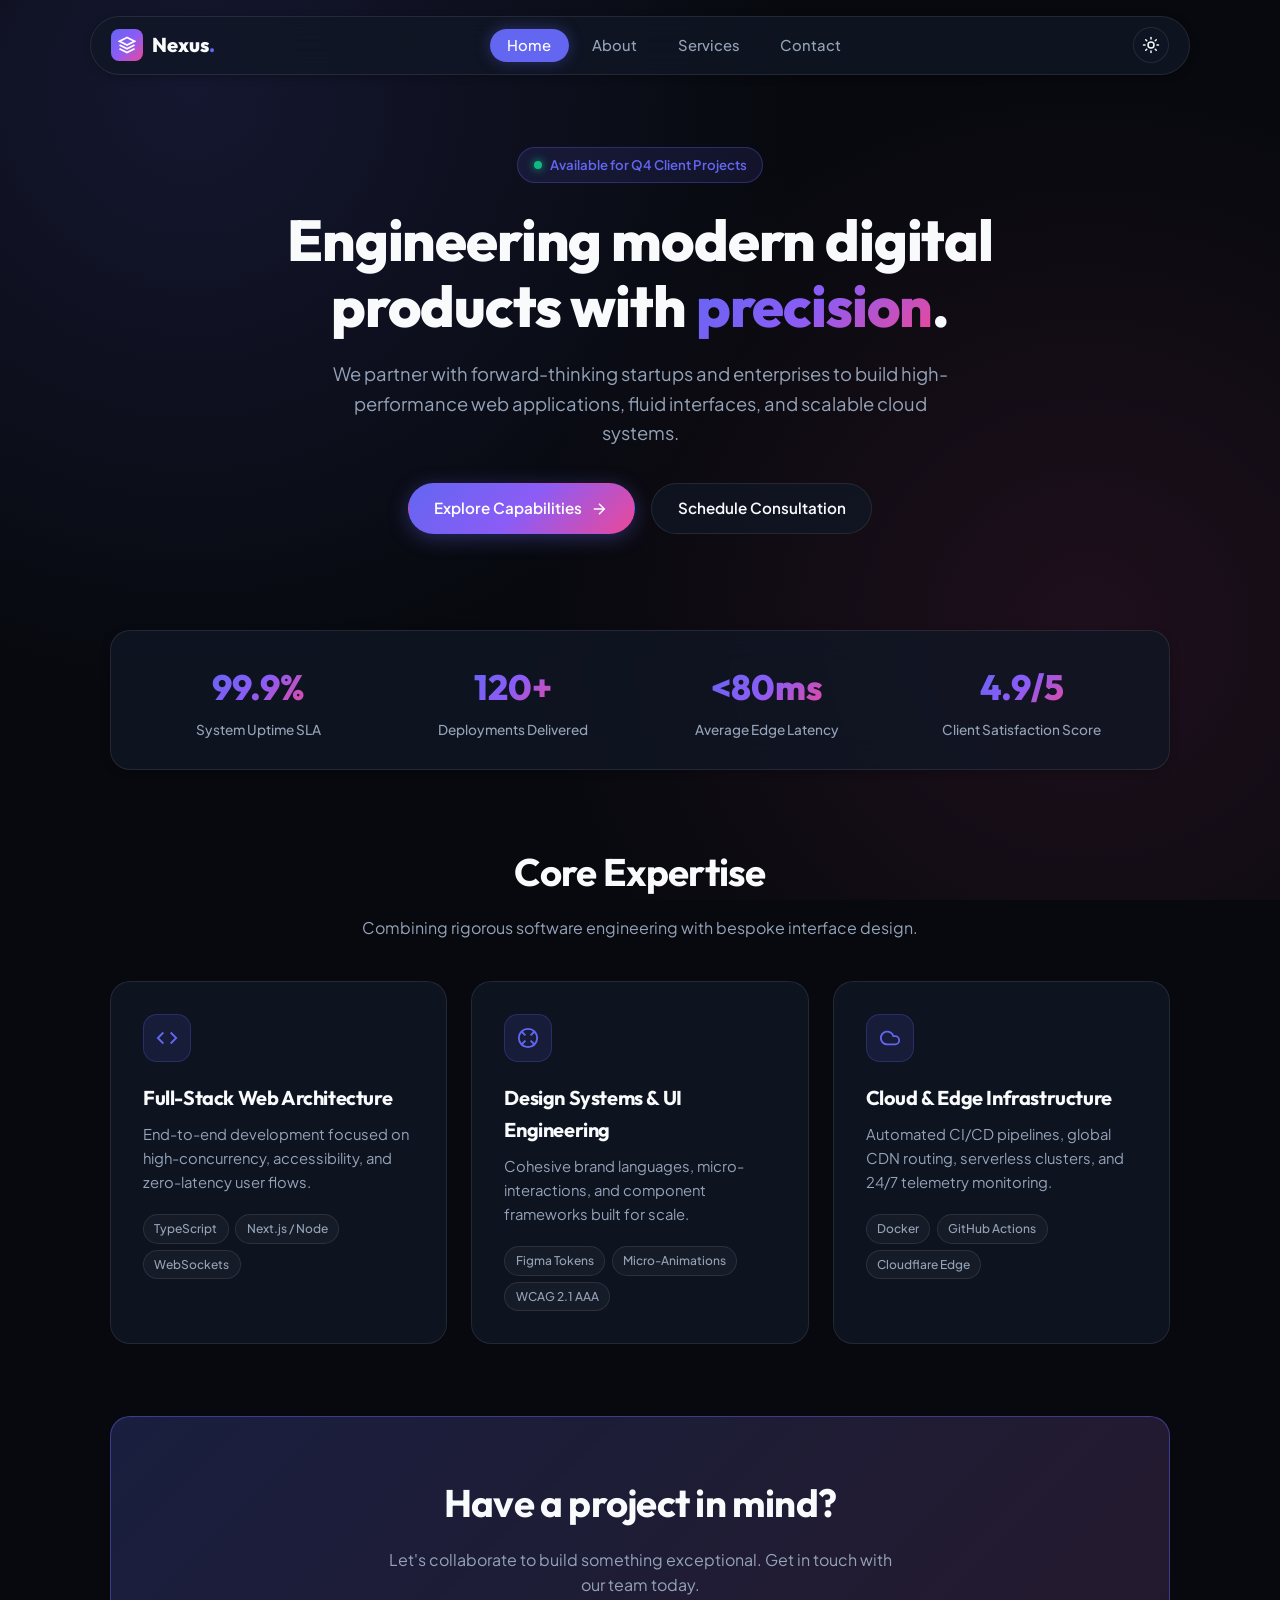
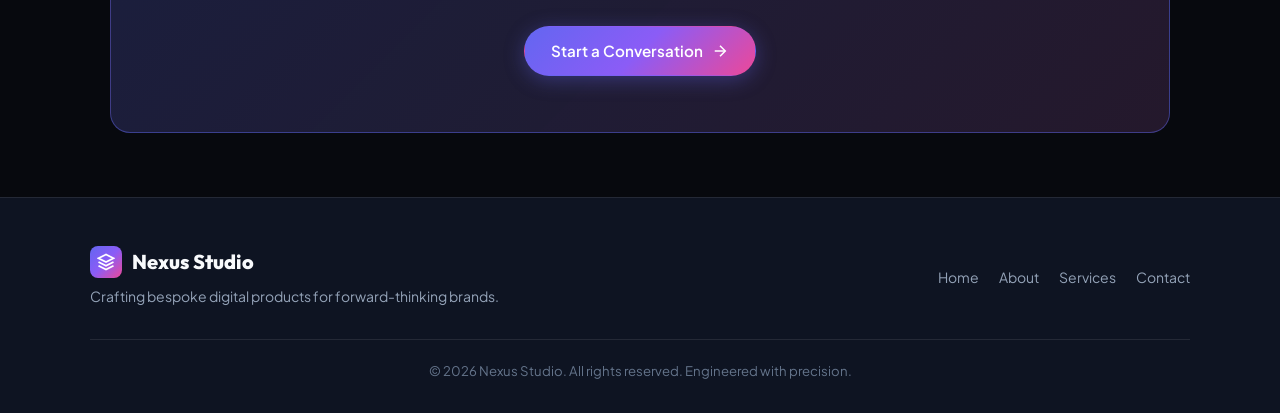
<file: index.html>
<!DOCTYPE html>
<html lang="en" data-theme="dark">
<head>
  <meta charset="UTF-8">
  <meta name="viewport" content="width=device-width, initial-scale=1.0">
  <title>Nexus Studio — Digital Engineering & Product Design</title>
  <link rel="preconnect" href="https://fonts.googleapis.com">
  <link rel="preconnect" href="https://fonts.gstatic.com" crossorigin>
  <link href="https://fonts.googleapis.com/css2?family=Outfit:wght@500;600;700;800&family=Plus+Jakarta+Sans:wght@400;500;600;700&display=swap" rel="stylesheet">
  <link rel="stylesheet" href="style.css?v=2.5">
</head>
<body>

  <!-- Header Navigation -->
  <header>
    <nav class="navbar">
      <a href="index.html" class="brand">
        <div class="brand-icon">
          <svg width="18" height="18" viewBox="0 0 24 24" fill="none" stroke="currentColor" stroke-width="2.5"><polygon points="12 2 2 7 12 12 22 7 12 2"></polygon><polyline points="2 17 12 22 22 17"></polyline><polyline points="2 12 12 17 22 12"></polyline></svg>
        </div>
        <span>Nexus<span style="color: var(--primary)">.</span></span>
      </a>

      <ul class="nav-links" id="nav-links">
        <li><a href="index.html" class="active">Home</a></li>
        <li><a href="about.html">About</a></li>
        <li><a href="services.html">Services</a></li>
        <li><a href="contact.html">Contact</a></li>
      </ul>

      <div class="nav-right">
        <button id="theme-toggle" class="icon-btn" aria-label="Toggle Dark/Light Mode">
          <span id="theme-icon">
            <svg width="18" height="18" viewBox="0 0 24 24" fill="none" stroke="currentColor" stroke-width="2"><circle cx="12" cy="12" r="4"/><path d="M12 2v2"/><path d="M12 20v2"/><path d="m4.93 4.93 1.41 1.41"/><path d="m17.66 17.66 1.41 1.41"/><path d="M2 12h2"/><path d="M20 12h2"/></svg>
          </span>
        </button>
        <button id="mobile-toggle" class="icon-btn mobile-toggle" aria-label="Open Navigation Menu">
          <svg width="18" height="18" viewBox="0 0 24 24" fill="none" stroke="currentColor" stroke-width="2"><line x1="4" x2="20" y1="12" y2="12"/><line x1="4" x2="20" y1="6" y2="6"/><line x1="4" x2="20" y1="18" y2="18"/></svg>
        </button>
      </div>
    </nav>
  </header>

  <!-- Main Content -->
  <main>
    <!-- Hero Section -->
    <section class="hero-section">
      <div class="badge">
        <span class="badge-dot"></span>
        Available for Q4 Client Projects
      </div>
      <h1 class="hero-title">
        Engineering modern digital products with <span class="gradient-text">precision</span>.
      </h1>
      <p class="hero-subtitle">
        We partner with forward-thinking startups and enterprises to build high-performance web applications, fluid interfaces, and scalable cloud systems.
      </p>
      <div class="btn-group">
        <a href="services.html" class="btn btn-primary">
          Explore Capabilities
          <svg width="18" height="18" viewBox="0 0 24 24" fill="none" stroke="currentColor" stroke-width="2"><line x1="5" y1="12" x2="19" y2="12"></line><polyline points="12 5 19 12 12 19"></polyline></svg>
        </a>
        <a href="contact.html" class="btn btn-secondary">
          Schedule Consultation
        </a>
      </div>
    </section>

    <!-- Metrics Bar -->
    <section class="stats-bar">
      <div class="stat-item">
        <div class="stat-number gradient-text">99.9%</div>
        <div class="stat-label">System Uptime SLA</div>
      </div>
      <div class="stat-item">
        <div class="stat-number gradient-text">120+</div>
        <div class="stat-label">Deployments Delivered</div>
      </div>
      <div class="stat-item">
        <div class="stat-number gradient-text">&lt;80ms</div>
        <div class="stat-label">Average Edge Latency</div>
      </div>
      <div class="stat-item">
        <div class="stat-number gradient-text">4.9/5</div>
        <div class="stat-label">Client Satisfaction Score</div>
      </div>
    </section>

    <!-- Core Expertise Bento Grid -->
    <section style="margin-top: 4.5rem;">
      <div class="section-header">
        <h2>Core Expertise</h2>
        <p>Combining rigorous software engineering with bespoke interface design.</p>
      </div>

      <div class="cards-grid">
        <div class="bento-card">
          <div class="card-icon-box">
            <svg width="22" height="22" viewBox="0 0 24 24" fill="none" stroke="currentColor" stroke-width="2"><polyline points="16 18 22 12 16 6"></polyline><polyline points="8 6 2 12 8 18"></polyline></svg>
          </div>
          <h3>Full-Stack Web Architecture</h3>
          <p>End-to-end development focused on high-concurrency, accessibility, and zero-latency user flows.</p>
          <div class="card-tags">
            <span class="tag">TypeScript</span>
            <span class="tag">Next.js / Node</span>
            <span class="tag">WebSockets</span>
          </div>
        </div>

        <div class="bento-card">
          <div class="card-icon-box">
            <svg width="22" height="22" viewBox="0 0 24 24" fill="none" stroke="currentColor" stroke-width="2"><circle cx="12" cy="12" r="10"></circle><path d="m4.93 4.93 4.24 4.24"></path><path d="m14.83 9.17 4.24-4.24"></path><path d="m14.83 14.83 4.24 4.24"></path><path d="m9.17 14.83-4.24 4.24"></path></svg>
          </div>
          <h3>Design Systems & UI Engineering</h3>
          <p>Cohesive brand languages, micro-interactions, and component frameworks built for scale.</p>
          <div class="card-tags">
            <span class="tag">Figma Tokens</span>
            <span class="tag">Micro-Animations</span>
            <span class="tag">WCAG 2.1 AAA</span>
          </div>
        </div>

        <div class="bento-card">
          <div class="card-icon-box">
            <svg width="22" height="22" viewBox="0 0 24 24" fill="none" stroke="currentColor" stroke-width="2"><path d="M17.5 19H9a7 7 0 1 1 6.71-9h1.79a4.5 4.5 0 1 1 0 9Z"></path></svg>
          </div>
          <h3>Cloud & Edge Infrastructure</h3>
          <p>Automated CI/CD pipelines, global CDN routing, serverless clusters, and 24/7 telemetry monitoring.</p>
          <div class="card-tags">
            <span class="tag">Docker</span>
            <span class="tag">GitHub Actions</span>
            <span class="tag">Cloudflare Edge</span>
          </div>
        </div>
      </div>
    </section>

    <!-- Call to Action Banner -->
    <section class="cta-banner">
      <h2>Have a project in mind?</h2>
      <p>Let's collaborate to build something exceptional. Get in touch with our team today.</p>
      <a href="contact.html" class="btn btn-primary">
        Start a Conversation
        <svg width="18" height="18" viewBox="0 0 24 24" fill="none" stroke="currentColor" stroke-width="2"><line x1="5" y1="12" x2="19" y2="12"></line><polyline points="12 5 19 12 12 19"></polyline></svg>
      </a>
    </section>
  </main>

  <!-- Footer -->
  <footer>
    <div class="footer-content">
      <div class="footer-brand">
        <a href="index.html" class="brand">
          <div class="brand-icon">
            <svg width="18" height="18" viewBox="0 0 24 24" fill="none" stroke="currentColor" stroke-width="2.5"><polygon points="12 2 2 7 12 12 22 7 12 2"></polygon><polyline points="2 17 12 22 22 17"></polyline><polyline points="2 12 12 17 22 12"></polyline></svg>
          </div>
          <span>Nexus Studio</span>
        </a>
        <p>Crafting bespoke digital products for forward-thinking brands.</p>
      </div>

      <ul class="footer-links">
        <li><a href="index.html">Home</a></li>
        <li><a href="about.html">About</a></li>
        <li><a href="services.html">Services</a></li>
        <li><a href="contact.html">Contact</a></li>
      </ul>
    </div>

    <div class="footer-bottom">
      <p>&copy; 2026 Nexus Studio. All rights reserved. Engineered with precision.</p>
    </div>
  </footer>

  <script src="script.js?v=2.5"></script>
</body>
</html>
</file>
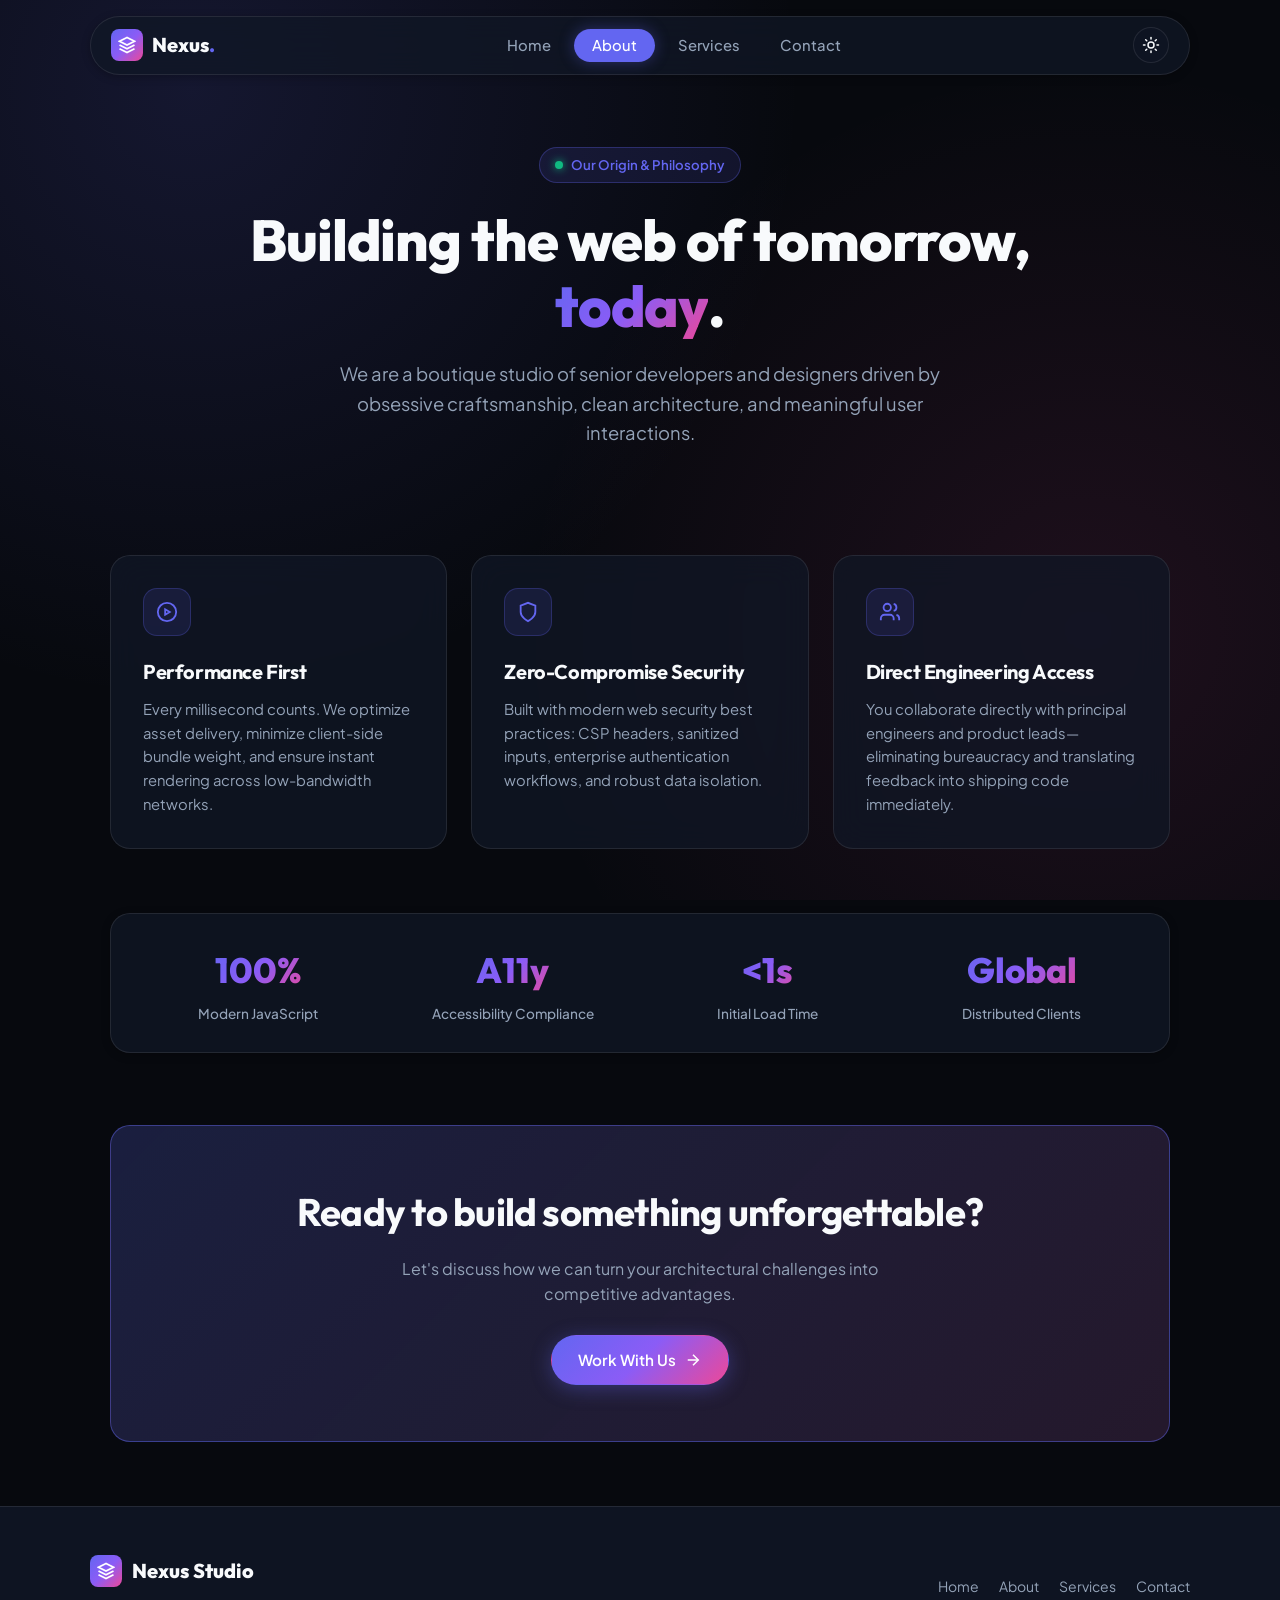
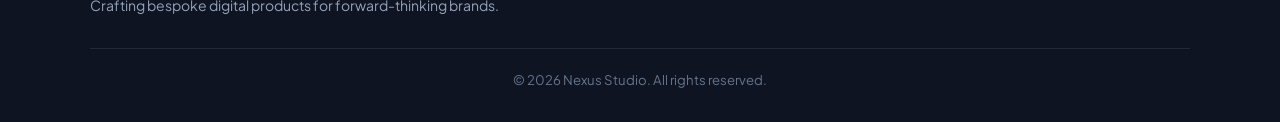
<file: about.html>
<!DOCTYPE html>
<html lang="en" data-theme="dark">
<head>
  <meta charset="UTF-8">
  <meta name="viewport" content="width=device-width, initial-scale=1.0">
  <title>About Us — Nexus Studio</title>
  <link rel="preconnect" href="https://fonts.googleapis.com">
  <link rel="preconnect" href="https://fonts.gstatic.com" crossorigin>
  <link href="https://fonts.googleapis.com/css2?family=Outfit:wght@500;600;700;800&family=Plus+Jakarta+Sans:wght@400;500;600;700&display=swap" rel="stylesheet">
  <link rel="stylesheet" href="style.css?v=2.5">
</head>
<body>

  <!-- Header Navigation -->
  <header>
    <nav class="navbar">
      <a href="index.html" class="brand">
        <div class="brand-icon">
          <svg width="18" height="18" viewBox="0 0 24 24" fill="none" stroke="currentColor" stroke-width="2.5"><polygon points="12 2 2 7 12 12 22 7 12 2"></polygon><polyline points="2 17 12 22 22 17"></polyline><polyline points="2 12 12 17 22 12"></polyline></svg>
        </div>
        <span>Nexus<span style="color: var(--primary)">.</span></span>
      </a>

      <ul class="nav-links" id="nav-links">
        <li><a href="index.html">Home</a></li>
        <li><a href="about.html" class="active">About</a></li>
        <li><a href="services.html">Services</a></li>
        <li><a href="contact.html">Contact</a></li>
      </ul>

      <div class="nav-right">
        <button id="theme-toggle" class="icon-btn" aria-label="Toggle Dark/Light Mode">
          <span id="theme-icon">
            <svg width="18" height="18" viewBox="0 0 24 24" fill="none" stroke="currentColor" stroke-width="2"><circle cx="12" cy="12" r="4"/><path d="M12 2v2"/><path d="M12 20v2"/><path d="m4.93 4.93 1.41 1.41"/><path d="m17.66 17.66 1.41 1.41"/><path d="M2 12h2"/><path d="M20 12h2"/></svg>
          </span>
        </button>
        <button id="mobile-toggle" class="icon-btn mobile-toggle" aria-label="Open Navigation Menu">
          <svg width="18" height="18" viewBox="0 0 24 24" fill="none" stroke="currentColor" stroke-width="2"><line x1="4" x2="20" y1="12" y2="12"/><line x1="4" x2="20" y1="6" y2="6"/><line x1="4" x2="20" y1="18" y2="18"/></svg>
        </button>
      </div>
    </nav>
  </header>

  <!-- Main Content -->
  <main>
    <section class="hero-section">
      <div class="badge">
        <span class="badge-dot"></span>
        Our Origin & Philosophy
      </div>
      <h1 class="hero-title">
        Building the web of tomorrow, <span class="gradient-text">today</span>.
      </h1>
      <p class="hero-subtitle">
        We are a boutique studio of senior developers and designers driven by obsessive craftsmanship, clean architecture, and meaningful user interactions.
      </p>
    </section>

    <!-- Company Story & Principles -->
    <section style="margin-top: 2rem;">
      <div class="cards-grid">
        <div class="bento-card">
          <div class="card-icon-box">
            <svg width="22" height="22" viewBox="0 0 24 24" fill="none" stroke="currentColor" stroke-width="2"><circle cx="12" cy="12" r="10"/><path d="m10 15 5-3-5-3v6Z"/></svg>
          </div>
          <h3>Performance First</h3>
          <p>Every millisecond counts. We optimize asset delivery, minimize client-side bundle weight, and ensure instant rendering across low-bandwidth networks.</p>
        </div>

        <div class="bento-card">
          <div class="card-icon-box">
            <svg width="22" height="22" viewBox="0 0 24 24" fill="none" stroke="currentColor" stroke-width="2"><path d="M12 22s8-4 8-10V5l-8-3-8 3v7c0 6 8 10 8 10z"/></svg>
          </div>
          <h3>Zero-Compromise Security</h3>
          <p>Built with modern web security best practices: CSP headers, sanitized inputs, enterprise authentication workflows, and robust data isolation.</p>
        </div>

        <div class="bento-card">
          <div class="card-icon-box">
            <svg width="22" height="22" viewBox="0 0 24 24" fill="none" stroke="currentColor" stroke-width="2"><path d="M16 21v-2a4 4 0 0 0-4-4H6a4 4 0 0 0-4 4v2"/><circle cx="9" cy="7" r="4"/><path d="M22 21v-2a4 4 0 0 0-3-3.87"/><path d="M16 3.13a4 4 0 0 1 0 7.75"/></svg>
          </div>
          <h3>Direct Engineering Access</h3>
          <p>You collaborate directly with principal engineers and product leads—eliminating bureaucracy and translating feedback into shipping code immediately.</p>
        </div>
      </div>
    </section>

    <!-- Standards Section -->
    <section class="stats-bar" style="margin-top: 4rem;">
      <div class="stat-item">
        <div class="stat-number gradient-text">100%</div>
        <div class="stat-label">Modern JavaScript</div>
      </div>
      <div class="stat-item">
        <div class="stat-number gradient-text">A11y</div>
        <div class="stat-label">Accessibility Compliance</div>
      </div>
      <div class="stat-item">
        <div class="stat-number gradient-text">&lt;1s</div>
        <div class="stat-label">Initial Load Time</div>
      </div>
      <div class="stat-item">
        <div class="stat-number gradient-text">Global</div>
        <div class="stat-label">Distributed Clients</div>
      </div>
    </section>

    <!-- CTA -->
    <section class="cta-banner">
      <h2>Ready to build something unforgettable?</h2>
      <p>Let's discuss how we can turn your architectural challenges into competitive advantages.</p>
      <a href="contact.html" class="btn btn-primary">
        Work With Us
        <svg width="18" height="18" viewBox="0 0 24 24" fill="none" stroke="currentColor" stroke-width="2"><line x1="5" y1="12" x2="19" y2="12"></line><polyline points="12 5 19 12 12 19"></polyline></svg>
      </a>
    </section>
  </main>

  <!-- Footer -->
  <footer>
    <div class="footer-content">
      <div class="footer-brand">
        <a href="index.html" class="brand">
          <div class="brand-icon">
            <svg width="18" height="18" viewBox="0 0 24 24" fill="none" stroke="currentColor" stroke-width="2.5"><polygon points="12 2 2 7 12 12 22 7 12 2"></polygon><polyline points="2 17 12 22 22 17"></polyline><polyline points="2 12 12 17 22 12"></polyline></svg>
          </div>
          <span>Nexus Studio</span>
        </a>
        <p>Crafting bespoke digital products for forward-thinking brands.</p>
      </div>

      <ul class="footer-links">
        <li><a href="index.html">Home</a></li>
        <li><a href="about.html">About</a></li>
        <li><a href="services.html">Services</a></li>
        <li><a href="contact.html">Contact</a></li>
      </ul>
    </div>

    <div class="footer-bottom">
      <p>&copy; 2026 Nexus Studio. All rights reserved.</p>
    </div>
  </footer>

  <script src="script.js?v=2.5"></script>
</body>
</html>
</file>
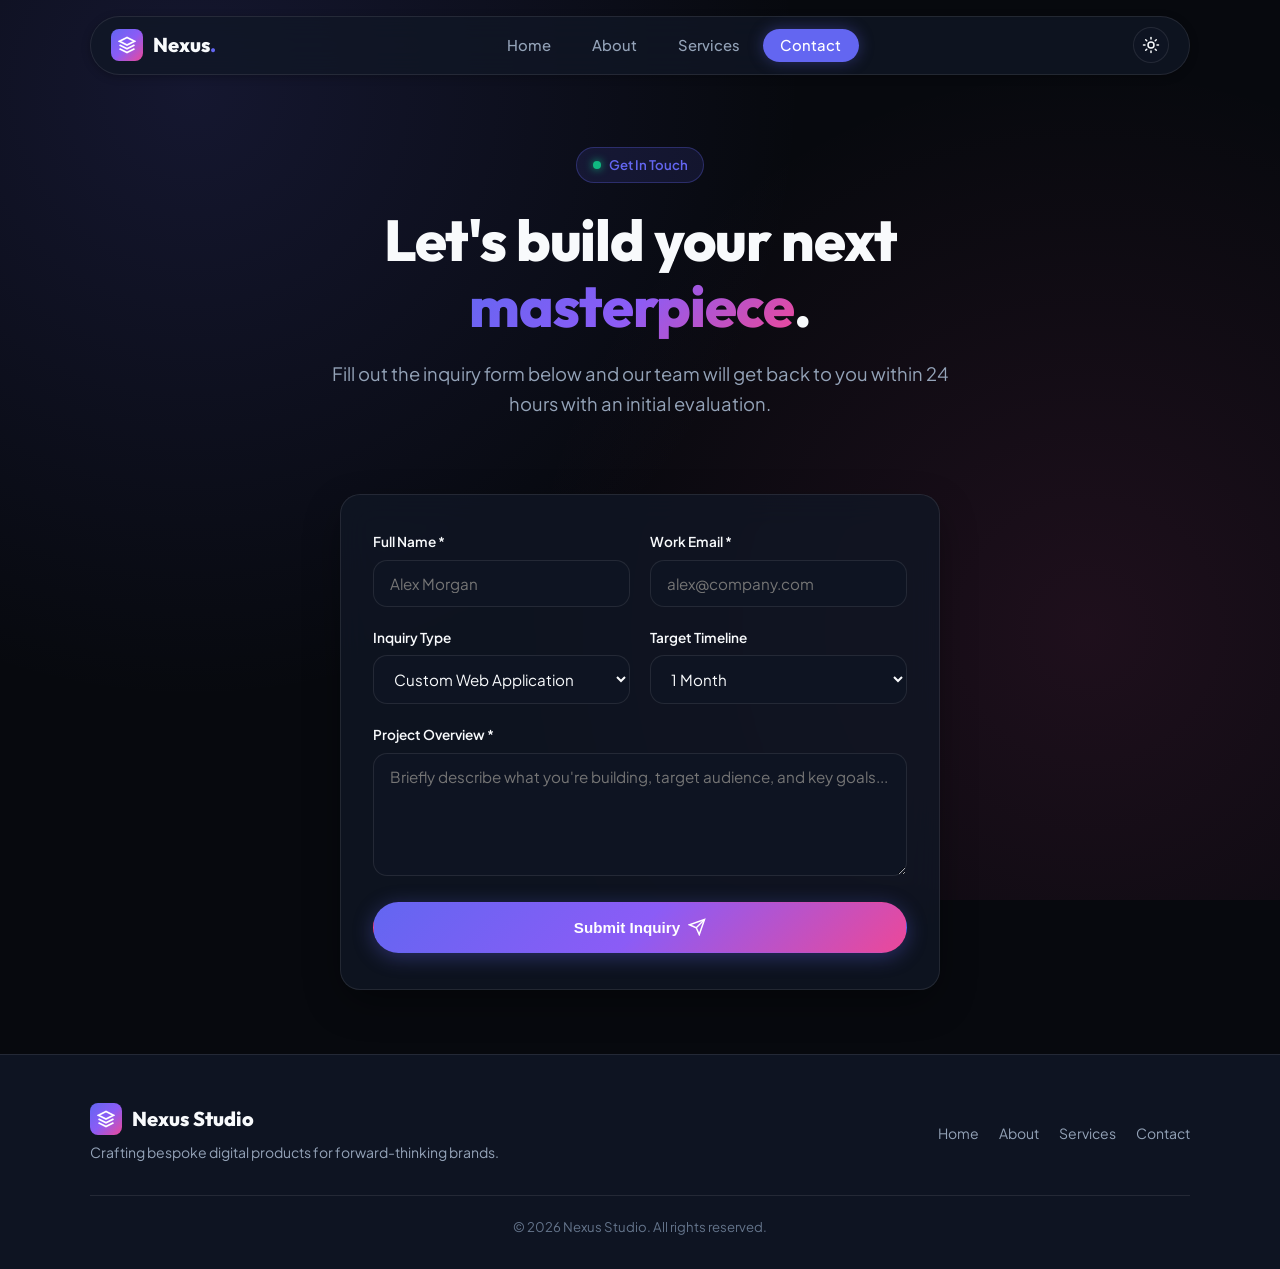
<file: contact.html>
<!DOCTYPE html>
<html lang="en" data-theme="dark">
<head>
  <meta charset="UTF-8">
  <meta name="viewport" content="width=device-width, initial-scale=1.0">
  <title>Contact & Inquiries — Nexus Studio</title>
  <link rel="preconnect" href="https://fonts.googleapis.com">
  <link rel="preconnect" href="https://fonts.gstatic.com" crossorigin>
  <link href="https://fonts.googleapis.com/css2?family=Outfit:wght@500;600;700;800&family=Plus+Jakarta+Sans:wght@400;500;600;700&display=swap" rel="stylesheet">
  <link rel="stylesheet" href="style.css?v=2.5">
</head>
<body>

  <!-- Header Navigation -->
  <header>
    <nav class="navbar">
      <a href="index.html" class="brand">
        <div class="brand-icon">
          <svg width="18" height="18" viewBox="0 0 24 24" fill="none" stroke="currentColor" stroke-width="2.5"><polygon points="12 2 2 7 12 12 22 7 12 2"></polygon><polyline points="2 17 12 22 22 17"></polyline><polyline points="2 12 12 17 22 12"></polyline></svg>
        </div>
        <span>Nexus<span style="color: var(--primary)">.</span></span>
      </a>

      <ul class="nav-links" id="nav-links">
        <li><a href="index.html">Home</a></li>
        <li><a href="about.html">About</a></li>
        <li><a href="services.html">Services</a></li>
        <li><a href="contact.html" class="active">Contact</a></li>
      </ul>

      <div class="nav-right">
        <button id="theme-toggle" class="icon-btn" aria-label="Toggle Dark/Light Mode">
          <span id="theme-icon">
            <svg width="18" height="18" viewBox="0 0 24 24" fill="none" stroke="currentColor" stroke-width="2"><circle cx="12" cy="12" r="4"/><path d="M12 2v2"/><path d="M12 20v2"/><path d="m4.93 4.93 1.41 1.41"/><path d="m17.66 17.66 1.41 1.41"/><path d="M2 12h2"/><path d="M20 12h2"/></svg>
          </span>
        </button>
        <button id="mobile-toggle" class="icon-btn mobile-toggle" aria-label="Open Navigation Menu">
          <svg width="18" height="18" viewBox="0 0 24 24" fill="none" stroke="currentColor" stroke-width="2"><line x1="4" x2="20" y1="12" y2="12"/><line x1="4" x2="20" y1="6" y2="6"/><line x1="4" x2="20" y1="18" y2="18"/></svg>
        </button>
      </div>
    </nav>
  </header>

  <!-- Main Content -->
  <main>
    <section class="hero-section">
      <div class="badge">
        <span class="badge-dot"></span>
        Get In Touch
      </div>
      <h1 class="hero-title">
        Let's build your next <span class="gradient-text">masterpiece</span>.
      </h1>
      <p class="hero-subtitle">
        Fill out the inquiry form below and our team will get back to you within 24 hours with an initial evaluation.
      </p>
    </section>

    <!-- Contact Form Card -->
    <div class="form-card">
      <form id="contact-form">
        <div class="form-row">
          <div class="form-group">
            <label for="name">Full Name *</label>
            <input type="text" id="name" name="name" class="form-control" placeholder="Alex Morgan" required>
          </div>
          <div class="form-group">
            <label for="email">Work Email *</label>
            <input type="email" id="email" name="email" class="form-control" placeholder="alex@company.com" required>
          </div>
        </div>

        <div class="form-row">
          <div class="form-group">
            <label for="service-select">Inquiry Type</label>
            <select id="service-select" name="service" class="form-control">
              <option value="custom-app">Custom Web Application</option>
              <option value="ui-ux">UI/UX Design System</option>
              <option value="optimization">Performance Optimization</option>
              <option value="consulting">Architecture Consulting</option>
            </select>
          </div>
          <div class="form-group">
            <label for="timeline">Target Timeline</label>
            <select id="timeline" name="timeline" class="form-control">
              <option value="immediate">Immediate (&lt; 2 weeks)</option>
              <option value="1-month" selected>1 Month</option>
              <option value="flexible">Flexible / Q4</option>
            </select>
          </div>
        </div>

        <div class="form-group">
          <label for="message">Project Overview *</label>
          <textarea id="message" name="message" class="form-control" rows="5" placeholder="Briefly describe what you're building, target audience, and key goals..." required></textarea>
        </div>

        <button type="submit" class="btn btn-primary" style="width: 100%; padding: 0.95rem;">
          Submit Inquiry
          <svg width="18" height="18" viewBox="0 0 24 24" fill="none" stroke="currentColor" stroke-width="2"><line x1="22" y1="2" x2="11" y2="13"></line><polygon points="22 2 15 22 11 13 2 9 22 2"></polygon></svg>
        </button>
      </form>
    </div>

    <!-- Notification Toast -->
    <div id="toast" class="toast-msg">
      <svg width="18" height="18" viewBox="0 0 24 24" fill="none" stroke="currentColor" stroke-width="2.5"><path d="M20 6 9 17l-5-5"/></svg>
      <span>Inquiry sent successfully! We'll reply within 24 hours.</span>
    </div>
  </main>

  <!-- Footer -->
  <footer>
    <div class="footer-content">
      <div class="footer-brand">
        <a href="index.html" class="brand">
          <div class="brand-icon">
            <svg width="18" height="18" viewBox="0 0 24 24" fill="none" stroke="currentColor" stroke-width="2.5"><polygon points="12 2 2 7 12 12 22 7 12 2"></polygon><polyline points="2 17 12 22 22 17"></polyline><polyline points="2 12 12 17 22 12"></polyline></svg>
          </div>
          <span>Nexus Studio</span>
        </a>
        <p>Crafting bespoke digital products for forward-thinking brands.</p>
      </div>

      <ul class="footer-links">
        <li><a href="index.html">Home</a></li>
        <li><a href="about.html">About</a></li>
        <li><a href="services.html">Services</a></li>
        <li><a href="contact.html">Contact</a></li>
      </ul>
    </div>

    <div class="footer-bottom">
      <p>&copy; 2026 Nexus Studio. All rights reserved.</p>
    </div>
  </footer>

  <script src="script.js?v=2.5"></script>
</body>
</html>
</file>
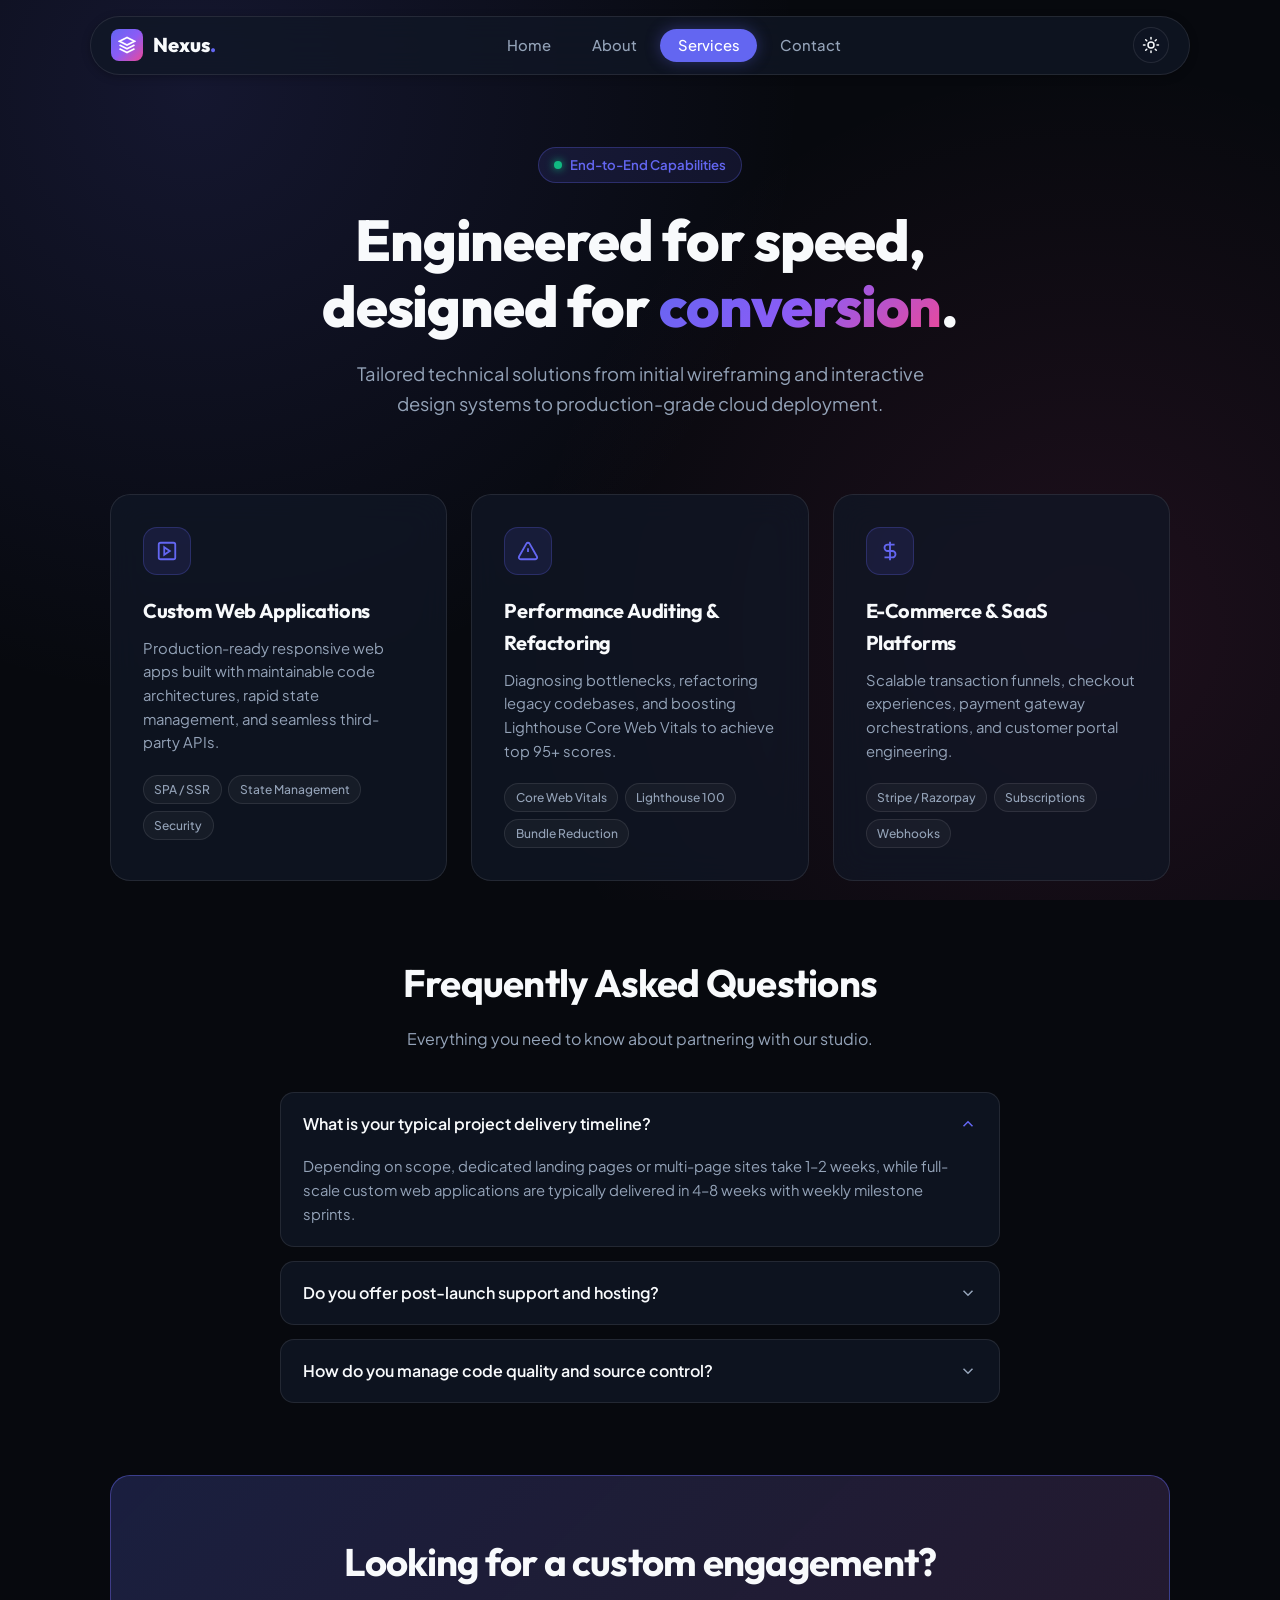
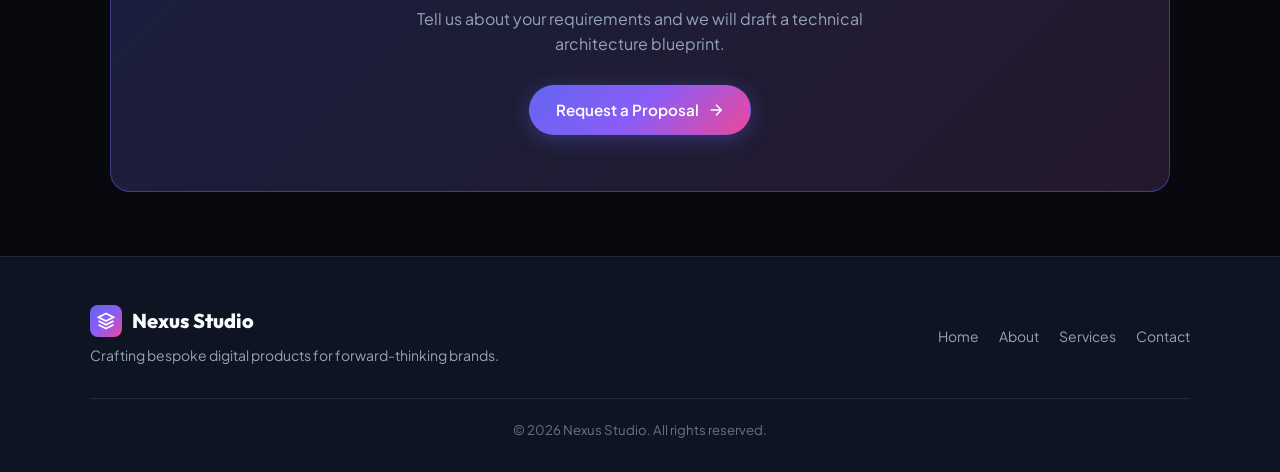
<file: services.html>
<!DOCTYPE html>
<html lang="en" data-theme="dark">
<head>
  <meta charset="UTF-8">
  <meta name="viewport" content="width=device-width, initial-scale=1.0">
  <title>Services & Solutions — Nexus Studio</title>
  <link rel="preconnect" href="https://fonts.googleapis.com">
  <link rel="preconnect" href="https://fonts.gstatic.com" crossorigin>
  <link href="https://fonts.googleapis.com/css2?family=Outfit:wght@500;600;700;800&family=Plus+Jakarta+Sans:wght@400;500;600;700&display=swap" rel="stylesheet">
  <link rel="stylesheet" href="style.css?v=2.5">
</head>
<body>

  <!-- Header Navigation -->
  <header>
    <nav class="navbar">
      <a href="index.html" class="brand">
        <div class="brand-icon">
          <svg width="18" height="18" viewBox="0 0 24 24" fill="none" stroke="currentColor" stroke-width="2.5"><polygon points="12 2 2 7 12 12 22 7 12 2"></polygon><polyline points="2 17 12 22 22 17"></polyline><polyline points="2 12 12 17 22 12"></polyline></svg>
        </div>
        <span>Nexus<span style="color: var(--primary)">.</span></span>
      </a>

      <ul class="nav-links" id="nav-links">
        <li><a href="index.html">Home</a></li>
        <li><a href="about.html">About</a></li>
        <li><a href="services.html" class="active">Services</a></li>
        <li><a href="contact.html">Contact</a></li>
      </ul>

      <div class="nav-right">
        <button id="theme-toggle" class="icon-btn" aria-label="Toggle Dark/Light Mode">
          <span id="theme-icon">
            <svg width="18" height="18" viewBox="0 0 24 24" fill="none" stroke="currentColor" stroke-width="2"><circle cx="12" cy="12" r="4"/><path d="M12 2v2"/><path d="M12 20v2"/><path d="m4.93 4.93 1.41 1.41"/><path d="m17.66 17.66 1.41 1.41"/><path d="M2 12h2"/><path d="M20 12h2"/></svg>
          </span>
        </button>
        <button id="mobile-toggle" class="icon-btn mobile-toggle" aria-label="Open Navigation Menu">
          <svg width="18" height="18" viewBox="0 0 24 24" fill="none" stroke="currentColor" stroke-width="2"><line x1="4" x2="20" y1="12" y2="12"/><line x1="4" x2="20" y1="6" y2="6"/><line x1="4" x2="20" y1="18" y2="18"/></svg>
        </button>
      </div>
    </nav>
  </header>

  <!-- Main Content -->
  <main>
    <section class="hero-section">
      <div class="badge">
        <span class="badge-dot"></span>
        End-to-End Capabilities
      </div>
      <h1 class="hero-title">
        Engineered for speed, designed for <span class="gradient-text">conversion</span>.
      </h1>
      <p class="hero-subtitle">
        Tailored technical solutions from initial wireframing and interactive design systems to production-grade cloud deployment.
      </p>
    </section>

    <!-- Services Grid -->
    <section>
      <div class="cards-grid">
        <div class="bento-card">
          <div class="card-icon-box">
            <svg width="22" height="22" viewBox="0 0 24 24" fill="none" stroke="currentColor" stroke-width="2"><rect width="18" height="18" x="3" y="3" rx="2"/><path d="m9 8 6 4-6 4Z"/></svg>
          </div>
          <h3>Custom Web Applications</h3>
          <p>Production-ready responsive web apps built with maintainable code architectures, rapid state management, and seamless third-party APIs.</p>
          <div class="card-tags">
            <span class="tag">SPA / SSR</span>
            <span class="tag">State Management</span>
            <span class="tag">Security</span>
          </div>
        </div>

        <div class="bento-card">
          <div class="card-icon-box">
            <svg width="22" height="22" viewBox="0 0 24 24" fill="none" stroke="currentColor" stroke-width="2"><path d="m21.73 18-8-14a2 2 0 0 0-3.48 0l-8 14A2 2 0 0 0 4 21h16a2 2 0 0 0 1.73-3Z"/><line x1="12" y1="9" x2="12" y2="13"/><line x1="12" y1="17" x2="12.01" y2="17"/></svg>
          </div>
          <h3>Performance Auditing & Refactoring</h3>
          <p>Diagnosing bottlenecks, refactoring legacy codebases, and boosting Lighthouse Core Web Vitals to achieve top 95+ scores.</p>
          <div class="card-tags">
            <span class="tag">Core Web Vitals</span>
            <span class="tag">Lighthouse 100</span>
            <span class="tag">Bundle Reduction</span>
          </div>
        </div>

        <div class="bento-card">
          <div class="card-icon-box">
            <svg width="22" height="22" viewBox="0 0 24 24" fill="none" stroke="currentColor" stroke-width="2"><path d="M12 2v20M17 5H9.5a3.5 3.5 0 0 0 0 7h5a3.5 3.5 0 0 1 0 7H6"/></svg>
          </div>
          <h3>E-Commerce & SaaS Platforms</h3>
          <p>Scalable transaction funnels, checkout experiences, payment gateway orchestrations, and customer portal engineering.</p>
          <div class="card-tags">
            <span class="tag">Stripe / Razorpay</span>
            <span class="tag">Subscriptions</span>
            <span class="tag">Webhooks</span>
          </div>
        </div>
      </div>
    </section>

    <!-- FAQ Accordion -->
    <section style="margin-top: 4.5rem;">
      <div class="section-header">
        <h2>Frequently Asked Questions</h2>
        <p>Everything you need to know about partnering with our studio.</p>
      </div>

      <div class="accordion">
        <div class="accordion-item open">
          <div class="accordion-header">
            <span>What is your typical project delivery timeline?</span>
            <svg width="18" height="18" viewBox="0 0 24 24" fill="none" stroke="currentColor" stroke-width="2"><polyline points="6 9 12 15 18 9"></polyline></svg>
          </div>
          <div class="accordion-body">
            Depending on scope, dedicated landing pages or multi-page sites take 1–2 weeks, while full-scale custom web applications are typically delivered in 4–8 weeks with weekly milestone sprints.
          </div>
        </div>

        <div class="accordion-item">
          <div class="accordion-header">
            <span>Do you offer post-launch support and hosting?</span>
            <svg width="18" height="18" viewBox="0 0 24 24" fill="none" stroke="currentColor" stroke-width="2"><polyline points="6 9 12 15 18 9"></polyline></svg>
          </div>
          <div class="accordion-body">
            Yes, we provide ongoing retainer plans covering automated monitoring, security updates, feature expansions, and automated edge CDN deployments.
          </div>
        </div>

        <div class="accordion-item">
          <div class="accordion-header">
            <span>How do you manage code quality and source control?</span>
            <svg width="18" height="18" viewBox="0 0 24 24" fill="none" stroke="currentColor" stroke-width="2"><polyline points="6 9 12 15 18 9"></polyline></svg>
          </div>
          <div class="accordion-body">
            All code is maintained in private GitHub repositories with automated linting, type-checking, and continuous deployment triggers on each push.
          </div>
        </div>
      </div>
    </section>

    <!-- CTA -->
    <section class="cta-banner">
      <h2>Looking for a custom engagement?</h2>
      <p>Tell us about your requirements and we will draft a technical architecture blueprint.</p>
      <a href="contact.html" class="btn btn-primary">
        Request a Proposal
        <svg width="18" height="18" viewBox="0 0 24 24" fill="none" stroke="currentColor" stroke-width="2"><line x1="5" y1="12" x2="19" y2="12"></line><polyline points="12 5 19 12 12 19"></polyline></svg>
      </a>
    </section>
  </main>

  <!-- Footer -->
  <footer>
    <div class="footer-content">
      <div class="footer-brand">
        <a href="index.html" class="brand">
          <div class="brand-icon">
            <svg width="18" height="18" viewBox="0 0 24 24" fill="none" stroke="currentColor" stroke-width="2.5"><polygon points="12 2 2 7 12 12 22 7 12 2"></polygon><polyline points="2 17 12 22 22 17"></polyline><polyline points="2 12 12 17 22 12"></polyline></svg>
          </div>
          <span>Nexus Studio</span>
        </a>
        <p>Crafting bespoke digital products for forward-thinking brands.</p>
      </div>

      <ul class="footer-links">
        <li><a href="index.html">Home</a></li>
        <li><a href="about.html">About</a></li>
        <li><a href="services.html">Services</a></li>
        <li><a href="contact.html">Contact</a></li>
      </ul>
    </div>

    <div class="footer-bottom">
      <p>&copy; 2026 Nexus Studio. All rights reserved.</p>
    </div>
  </footer>

  <script src="script.js?v=2.5"></script>
</body>
</html>
</file>
<file: style.css>
:root {
  --font-heading: 'Outfit', -apple-system, BlinkMacSystemFont, 'Segoe UI', Roboto, sans-serif;
  --font-body: 'Plus Jakarta Sans', -apple-system, BlinkMacSystemFont, 'Segoe UI', Roboto, sans-serif;

  /* Color Palette - Dark Luxury */
  --bg: #07090e;
  --bg-subtle: #0e1422;
  --surface: rgba(16, 23, 38, 0.75);
  --surface-hover: rgba(26, 36, 58, 0.9);
  --surface-border: rgba(255, 255, 255, 0.09);
  --surface-border-hover: rgba(99, 102, 241, 0.45);
  
  --text: #f8fafc;
  --text-muted: #94a3b8;
  --text-subtle: #64748b;
  
  --primary: #6366f1;
  --primary-hover: #4f46e5;
  --primary-glow: rgba(99, 102, 241, 0.35);
  --primary-gradient: linear-gradient(135deg, #6366f1 0%, #8b5cf6 50%, #ec4899 100%);
  --accent: #06b6d4;
  
  --radius-sm: 8px;
  --radius-md: 14px;
  --radius-lg: 20px;
  --radius-full: 9999px;
  
  --shadow-sm: 0 2px 8px rgba(0, 0, 0, 0.25);
  --shadow-lg: 0 14px 40px -6px rgba(0, 0, 0, 0.45);
  --shadow-glow: 0 0 30px var(--primary-glow);
  
  --transition: all 0.25s cubic-bezier(0.16, 1, 0.3, 1);
}

[data-theme="light"] {
  --bg: #f8fafc;
  --bg-subtle: #f1f5f9;
  --surface: rgba(255, 255, 255, 0.9);
  --surface-hover: #ffffff;
  --surface-border: rgba(0, 0, 0, 0.08);
  --surface-border-hover: rgba(99, 102, 241, 0.5);
  
  --text: #0f172a;
  --text-muted: #475569;
  --text-subtle: #94a3b8;
  
  --primary: #4f46e5;
  --primary-hover: #4338ca;
  --primary-glow: rgba(79, 70, 229, 0.2);
  --shadow-lg: 0 12px 32px -4px rgba(0, 0, 0, 0.08);
  --shadow-glow: 0 0 25px rgba(79, 70, 229, 0.15);
}

* {
  margin: 0;
  padding: 0;
  box-sizing: border-box;
}

html {
  scroll-behavior: smooth;
}

body {
  font-family: var(--font-body);
  background-color: var(--bg);
  color: var(--text);
  line-height: 1.6;
  min-height: 100vh;
  display: flex;
  flex-direction: column;
  overflow-x: hidden;
  position: relative;
  background-image: 
    radial-gradient(circle at 15% 10%, rgba(99, 102, 241, 0.15) 0%, transparent 45%),
    radial-gradient(circle at 85% 70%, rgba(236, 72, 153, 0.1) 0%, transparent 45%);
  background-attachment: fixed;
  transition: background-color 0.3s ease, color 0.3s ease;
}

/* Global SVG constraint to prevent layout blow-up */
svg {
  display: inline-block;
  vertical-align: middle;
  flex-shrink: 0;
  max-width: 100%;
}

/* Typography */
h1, h2, h3, h4, h5, h6 {
  font-family: var(--font-heading);
  color: var(--text);
  letter-spacing: -0.02em;
  font-weight: 700;
}

.gradient-text {
  background: var(--primary-gradient);
  -webkit-background-clip: text;
  -webkit-text-fill-color: transparent;
  display: inline-block;
}

/* Header & Nav */
header {
  position: sticky;
  top: 1rem;
  z-index: 100;
  margin: 0 auto;
  width: calc(100% - 2rem);
  max-width: 1100px;
}

.navbar {
  display: flex;
  align-items: center;
  justify-content: space-between;
  padding: 0.65rem 1.25rem;
  background: var(--surface);
  backdrop-filter: blur(20px);
  -webkit-backdrop-filter: blur(20px);
  border: 1px solid var(--surface-border);
  border-radius: var(--radius-full);
  box-shadow: var(--shadow-sm);
  transition: var(--transition);
}

.brand {
  display: inline-flex;
  align-items: center;
  gap: 0.6rem;
  text-decoration: none;
  font-family: var(--font-heading);
  font-weight: 800;
  font-size: 1.25rem;
  color: var(--text);
}

.brand-icon {
  width: 32px;
  height: 32px;
  min-width: 32px;
  min-height: 32px;
  max-width: 32px;
  max-height: 32px;
  background: var(--primary-gradient);
  border-radius: 8px;
  display: flex;
  align-items: center;
  justify-content: center;
  color: #fff;
  overflow: hidden;
}

.brand-icon svg {
  width: 18px !important;
  height: 18px !important;
  max-width: 18px !important;
  max-height: 18px !important;
}

.nav-links {
  display: flex;
  list-style: none;
  gap: 0.35rem;
  align-items: center;
}

.nav-links a {
  text-decoration: none;
  color: var(--text-muted);
  font-size: 0.925rem;
  font-weight: 500;
  padding: 0.45rem 1.1rem;
  border-radius: var(--radius-full);
  transition: var(--transition);
}

.nav-links a:hover {
  color: var(--text);
  background: rgba(255, 255, 255, 0.06);
}

.nav-links a.active {
  color: #fff;
  background: var(--primary);
  box-shadow: 0 0 15px var(--primary-glow);
}

.nav-right {
  display: flex;
  align-items: center;
  gap: 0.6rem;
}

.icon-btn {
  background: var(--bg-subtle);
  border: 1px solid var(--surface-border);
  color: var(--text);
  width: 36px;
  height: 36px;
  min-width: 36px;
  min-height: 36px;
  border-radius: 50%;
  display: flex;
  align-items: center;
  justify-content: center;
  cursor: pointer;
  transition: var(--transition);
  padding: 0;
}

.icon-btn:hover {
  border-color: var(--primary);
  transform: scale(1.05);
}

.icon-btn svg {
  width: 18px !important;
  height: 18px !important;
}

.mobile-toggle {
  display: none;
}

/* Main Container */
main {
  flex: 1;
  max-width: 1100px;
  width: 100%;
  margin: 0 auto;
  padding: 2.5rem 1.25rem 4rem;
}

/* Badges */
.badge {
  display: inline-flex;
  align-items: center;
  gap: 0.5rem;
  padding: 0.4rem 0.95rem;
  border-radius: var(--radius-full);
  font-size: 0.825rem;
  font-weight: 600;
  background: rgba(99, 102, 241, 0.12);
  border: 1px solid rgba(99, 102, 241, 0.3);
  color: var(--primary);
  margin-bottom: 1.5rem;
}

.badge-dot {
  width: 8px;
  height: 8px;
  min-width: 8px;
  min-height: 8px;
  background: #10b981;
  border-radius: 50%;
  box-shadow: 0 0 8px #10b981;
  animation: pulse 2s infinite;
}

@keyframes pulse {
  0% { transform: scale(0.95); opacity: 0.7; }
  50% { transform: scale(1.3); opacity: 1; }
  100% { transform: scale(0.95); opacity: 0.7; }
}

/* Hero Section */
.hero-section {
  text-align: center;
  padding: 3rem 0 2.5rem;
  max-width: 800px;
  margin: 0 auto;
}

.hero-title {
  font-size: clamp(2.2rem, 5vw, 3.6rem);
  line-height: 1.15;
  margin-bottom: 1.25rem;
  font-weight: 800;
}

.hero-subtitle {
  font-size: clamp(1rem, 2vw, 1.15rem);
  color: var(--text-muted);
  max-width: 620px;
  margin: 0 auto 2.25rem;
  font-weight: 400;
}

.btn-group {
  display: flex;
  align-items: center;
  justify-content: center;
  gap: 1rem;
  flex-wrap: wrap;
}

/* Buttons */
.btn {
  display: inline-flex;
  align-items: center;
  justify-content: center;
  gap: 0.5rem;
  padding: 0.75rem 1.6rem;
  border-radius: var(--radius-full);
  font-weight: 600;
  font-size: 0.95rem;
  text-decoration: none;
  cursor: pointer;
  transition: var(--transition);
  border: 1px solid transparent;
  white-space: nowrap;
}

.btn svg {
  width: 18px !important;
  height: 18px !important;
  min-width: 18px !important;
  min-height: 18px !important;
  max-width: 18px !important;
  max-height: 18px !important;
}

.btn-primary {
  background: var(--primary-gradient);
  color: #ffffff;
  box-shadow: 0 4px 20px var(--primary-glow);
}

.btn-primary:hover {
  transform: translateY(-2px);
  box-shadow: 0 8px 25px var(--primary-glow);
}

.btn-secondary {
  background: var(--surface);
  color: var(--text);
  border-color: var(--surface-border);
}

.btn-secondary:hover {
  background: var(--surface-hover);
  border-color: var(--surface-border-hover);
  transform: translateY(-2px);
}

/* Metric / Stats Bar */
.stats-bar {
  display: grid;
  grid-template-columns: repeat(4, 1fr);
  gap: 1.5rem;
  margin: 3.5rem 0 3rem;
  padding: 1.75rem 2rem;
  background: var(--surface);
  backdrop-filter: blur(16px);
  -webkit-backdrop-filter: blur(16px);
  border: 1px solid var(--surface-border);
  border-radius: var(--radius-lg);
  box-shadow: var(--shadow-sm);
}

.stat-item {
  text-align: center;
}

.stat-number {
  font-family: var(--font-heading);
  font-size: 2.2rem;
  font-weight: 800;
  color: var(--text);
}

.stat-label {
  font-size: 0.85rem;
  color: var(--text-muted);
  font-weight: 500;
  margin-top: 0.25rem;
}

/* Section Header */
.section-header {
  text-align: center;
  max-width: 600px;
  margin: 0 auto 2.5rem;
}

.section-header h2 {
  font-size: clamp(1.8rem, 3.5vw, 2.4rem);
  margin-bottom: 0.75rem;
}

.section-header p {
  color: var(--text-muted);
  font-size: 1rem;
}

/* Bento Grid */
.cards-grid {
  display: grid;
  grid-template-columns: repeat(auto-fit, minmax(300px, 1fr));
  gap: 1.5rem;
}

.bento-card {
  background: var(--surface);
  backdrop-filter: blur(16px);
  -webkit-backdrop-filter: blur(16px);
  border: 1px solid var(--surface-border);
  border-radius: var(--radius-lg);
  padding: 2rem;
  transition: var(--transition);
  display: flex;
  flex-direction: column;
  position: relative;
  overflow: hidden;
}

.bento-card::before {
  content: '';
  position: absolute;
  top: 0;
  left: 0;
  right: 0;
  height: 2px;
  background: var(--primary-gradient);
  opacity: 0;
  transition: var(--transition);
}

.bento-card:hover {
  transform: translateY(-4px);
  border-color: var(--surface-border-hover);
  box-shadow: var(--shadow-lg);
}

.bento-card:hover::before {
  opacity: 1;
}

.card-icon-box {
  width: 48px;
  height: 48px;
  min-width: 48px;
  min-height: 48px;
  max-width: 48px;
  max-height: 48px;
  border-radius: var(--radius-md);
  background: rgba(99, 102, 241, 0.12);
  border: 1px solid rgba(99, 102, 241, 0.25);
  color: var(--primary);
  display: flex;
  align-items: center;
  justify-content: center;
  margin-bottom: 1.25rem;
}

.card-icon-box svg {
  width: 22px !important;
  height: 22px !important;
  max-width: 22px !important;
  max-height: 22px !important;
}

.bento-card h3 {
  font-size: 1.25rem;
  margin-bottom: 0.6rem;
}

.bento-card p {
  color: var(--text-muted);
  font-size: 0.925rem;
  line-height: 1.6;
}

.card-tags {
  display: flex;
  flex-wrap: wrap;
  gap: 0.4rem;
  margin-top: 1.25rem;
}

.tag {
  font-size: 0.75rem;
  padding: 0.25rem 0.65rem;
  background: rgba(255, 255, 255, 0.04);
  border: 1px solid var(--surface-border);
  border-radius: var(--radius-full);
  color: var(--text-muted);
  font-weight: 500;
}

/* CTA Banner */
.cta-banner {
  margin-top: 4.5rem;
  padding: 3.5rem 2rem;
  background: linear-gradient(135deg, rgba(99, 102, 241, 0.15) 0%, rgba(236, 72, 153, 0.1) 100%), var(--surface);
  border: 1px solid var(--surface-border-hover);
  border-radius: var(--radius-lg);
  text-align: center;
}

.cta-banner h2 {
  font-size: clamp(1.7rem, 3.5vw, 2.4rem);
  margin-bottom: 0.75rem;
}

.cta-banner p {
  color: var(--text-muted);
  max-width: 520px;
  margin: 0 auto 1.75rem;
  font-size: 1rem;
}

/* Forms */
.form-card {
  max-width: 600px;
  margin: 0 auto;
  background: var(--surface);
  backdrop-filter: blur(16px);
  -webkit-backdrop-filter: blur(16px);
  border: 1px solid var(--surface-border);
  border-radius: var(--radius-lg);
  padding: 2.25rem 2rem;
  box-shadow: var(--shadow-lg);
}

.form-row {
  display: grid;
  grid-template-columns: 1fr 1fr;
  gap: 1.25rem;
}

.form-group {
  margin-bottom: 1.25rem;
}

.form-group label {
  display: block;
  font-size: 0.85rem;
  font-weight: 600;
  margin-bottom: 0.45rem;
  color: var(--text);
}

.form-control {
  width: 100%;
  padding: 0.8rem 1rem;
  background: var(--bg-subtle);
  border: 1px solid var(--surface-border);
  border-radius: var(--radius-md);
  color: var(--text);
  font-family: var(--font-body);
  font-size: 0.95rem;
  transition: var(--transition);
}

.form-control:focus {
  outline: none;
  border-color: var(--primary);
  box-shadow: 0 0 0 3px var(--primary-glow);
}

/* Accordion / FAQ */
.accordion {
  max-width: 720px;
  margin: 0 auto;
  display: flex;
  flex-direction: column;
  gap: 0.85rem;
}

.accordion-item {
  background: var(--surface);
  border: 1px solid var(--surface-border);
  border-radius: var(--radius-md);
  overflow: hidden;
  transition: var(--transition);
}

.accordion-header {
  padding: 1.15rem 1.4rem;
  display: flex;
  justify-content: space-between;
  align-items: center;
  cursor: pointer;
  font-weight: 600;
  font-size: 1rem;
  color: var(--text);
  user-select: none;
}

.accordion-header svg {
  width: 18px !important;
  height: 18px !important;
  transition: transform 0.3s ease;
  color: var(--text-muted);
}

.accordion-item.open .accordion-header svg {
  transform: rotate(180deg);
  color: var(--primary);
}

.accordion-body {
  max-height: 0;
  overflow: hidden;
  transition: max-height 0.3s ease, padding 0.3s ease;
  padding: 0 1.4rem;
  color: var(--text-muted);
  font-size: 0.925rem;
  line-height: 1.6;
}

.accordion-item.open .accordion-body {
  max-height: 200px;
  padding: 0 1.4rem 1.25rem;
}

/* Toast */
.toast-msg {
  position: fixed;
  bottom: 2rem;
  right: 2rem;
  background: #10b981;
  color: #fff;
  padding: 0.9rem 1.4rem;
  border-radius: var(--radius-md);
  box-shadow: 0 10px 25px rgba(16, 185, 129, 0.35);
  font-weight: 600;
  display: flex;
  align-items: center;
  gap: 0.65rem;
  transform: translateY(100px);
  opacity: 0;
  transition: transform 0.3s cubic-bezier(0.16, 1, 0.3, 1), opacity 0.3s ease;
  z-index: 999;
}

.toast-msg svg {
  width: 18px !important;
  height: 18px !important;
}

.toast-msg.show {
  transform: translateY(0);
  opacity: 1;
}

/* Footer */
footer {
  border-top: 1px solid var(--surface-border);
  background: var(--bg-subtle);
  padding: 3rem 1.25rem 2rem;
  margin-top: auto;
}

.footer-content {
  max-width: 1100px;
  margin: 0 auto;
  display: flex;
  justify-content: space-between;
  align-items: center;
  flex-wrap: wrap;
  gap: 1.5rem;
}

.footer-brand {
  display: flex;
  flex-direction: column;
  gap: 0.4rem;
}

.footer-brand p {
  color: var(--text-muted);
  font-size: 0.875rem;
}

.footer-links {
  display: flex;
  gap: 1.25rem;
  list-style: none;
}

.footer-links a {
  color: var(--text-muted);
  text-decoration: none;
  font-size: 0.875rem;
  transition: var(--transition);
}

.footer-links a:hover {
  color: var(--primary);
}

.footer-bottom {
  max-width: 1100px;
  margin: 2rem auto 0;
  padding-top: 1.25rem;
  border-top: 1px solid var(--surface-border);
  text-align: center;
  color: var(--text-subtle);
  font-size: 0.825rem;
}

/* Mobile Responsiveness */
@media (max-width: 768px) {
  .mobile-toggle {
    display: flex;
  }

  .nav-links {
    position: fixed;
    top: 4.8rem;
    left: 1rem;
    right: 1rem;
    background: var(--surface);
    backdrop-filter: blur(24px);
    -webkit-backdrop-filter: blur(24px);
    border: 1px solid var(--surface-border);
    border-radius: var(--radius-lg);
    padding: 1.25rem;
    flex-direction: column;
    gap: 0.5rem;
    box-shadow: var(--shadow-lg);
    display: none;
    z-index: 1000;
  }

  .nav-links.active {
    display: flex;
  }

  .nav-links a {
    width: 100%;
    text-align: center;
    padding: 0.7rem;
  }

  .stats-bar {
    grid-template-columns: 1fr 1fr;
    padding: 1.25rem 1rem;
    gap: 1.25rem;
  }

  .form-row {
    grid-template-columns: 1fr;
  }
}
</file>
